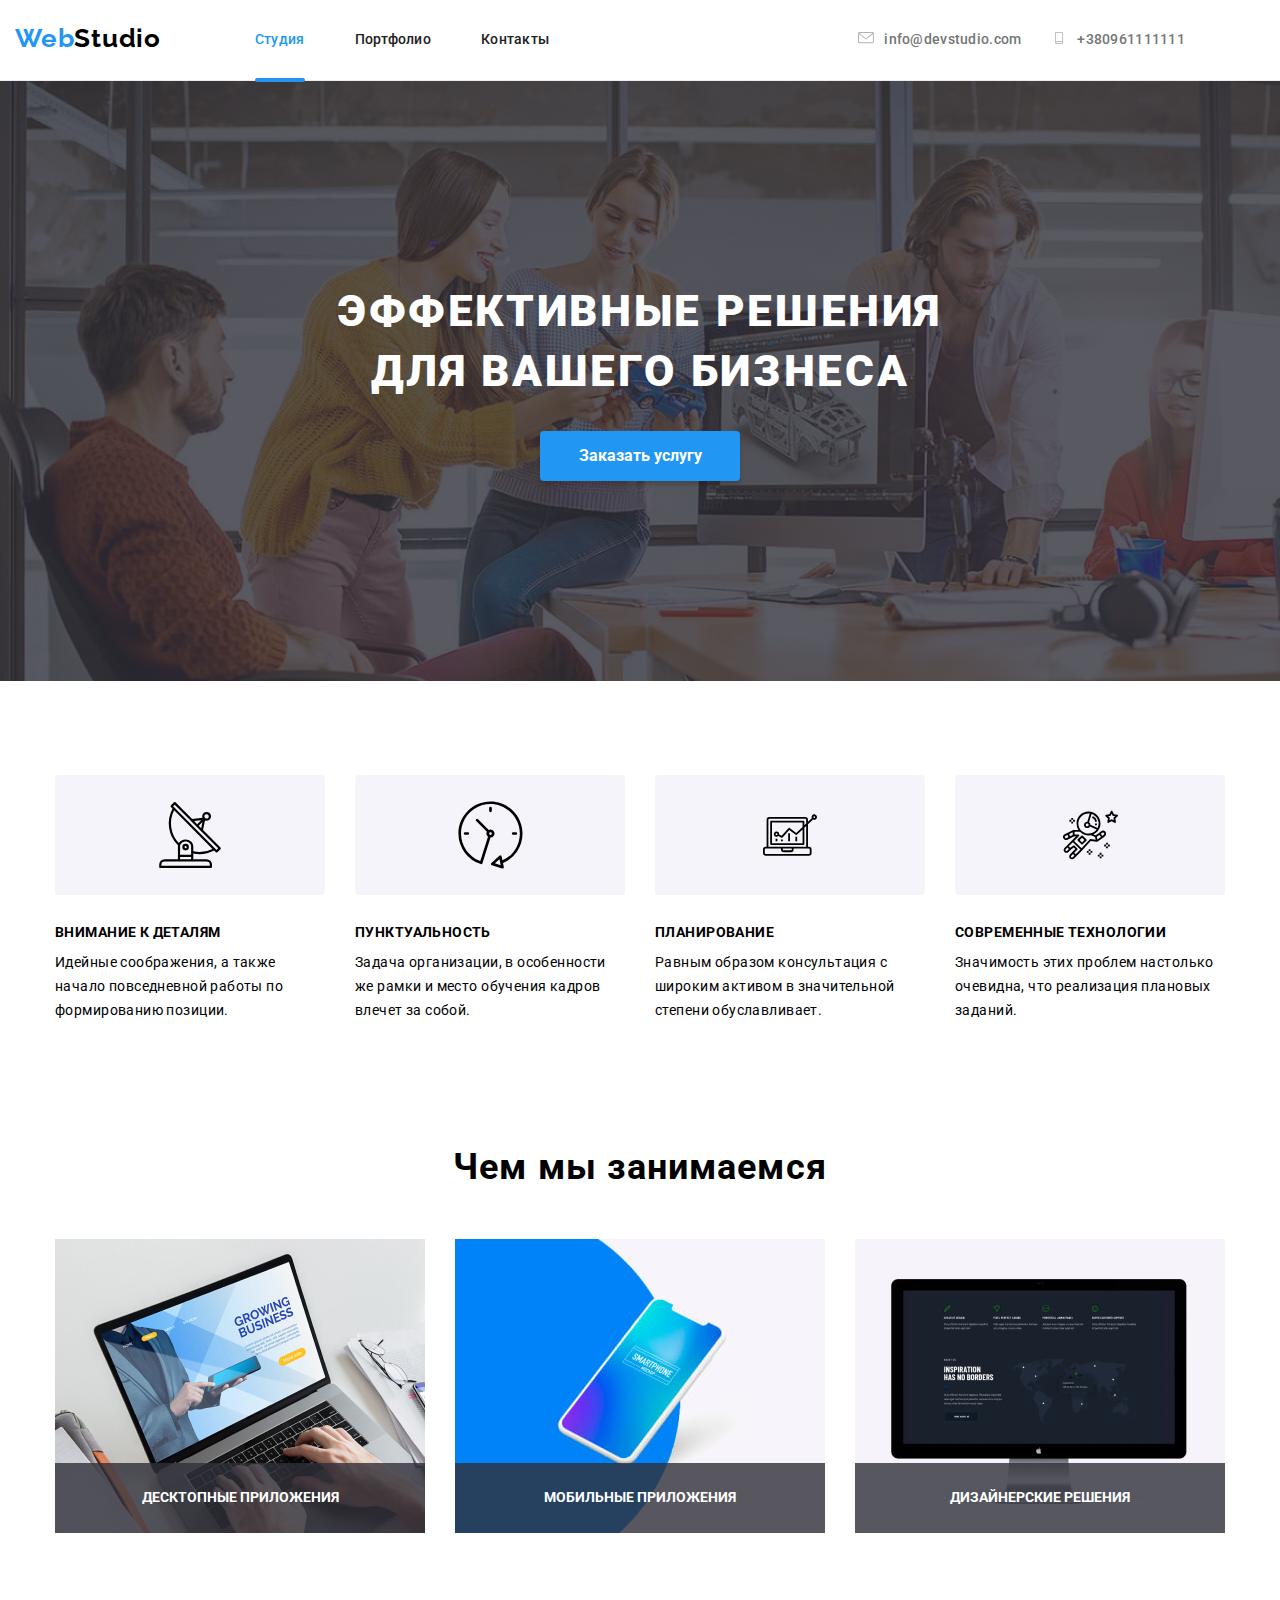
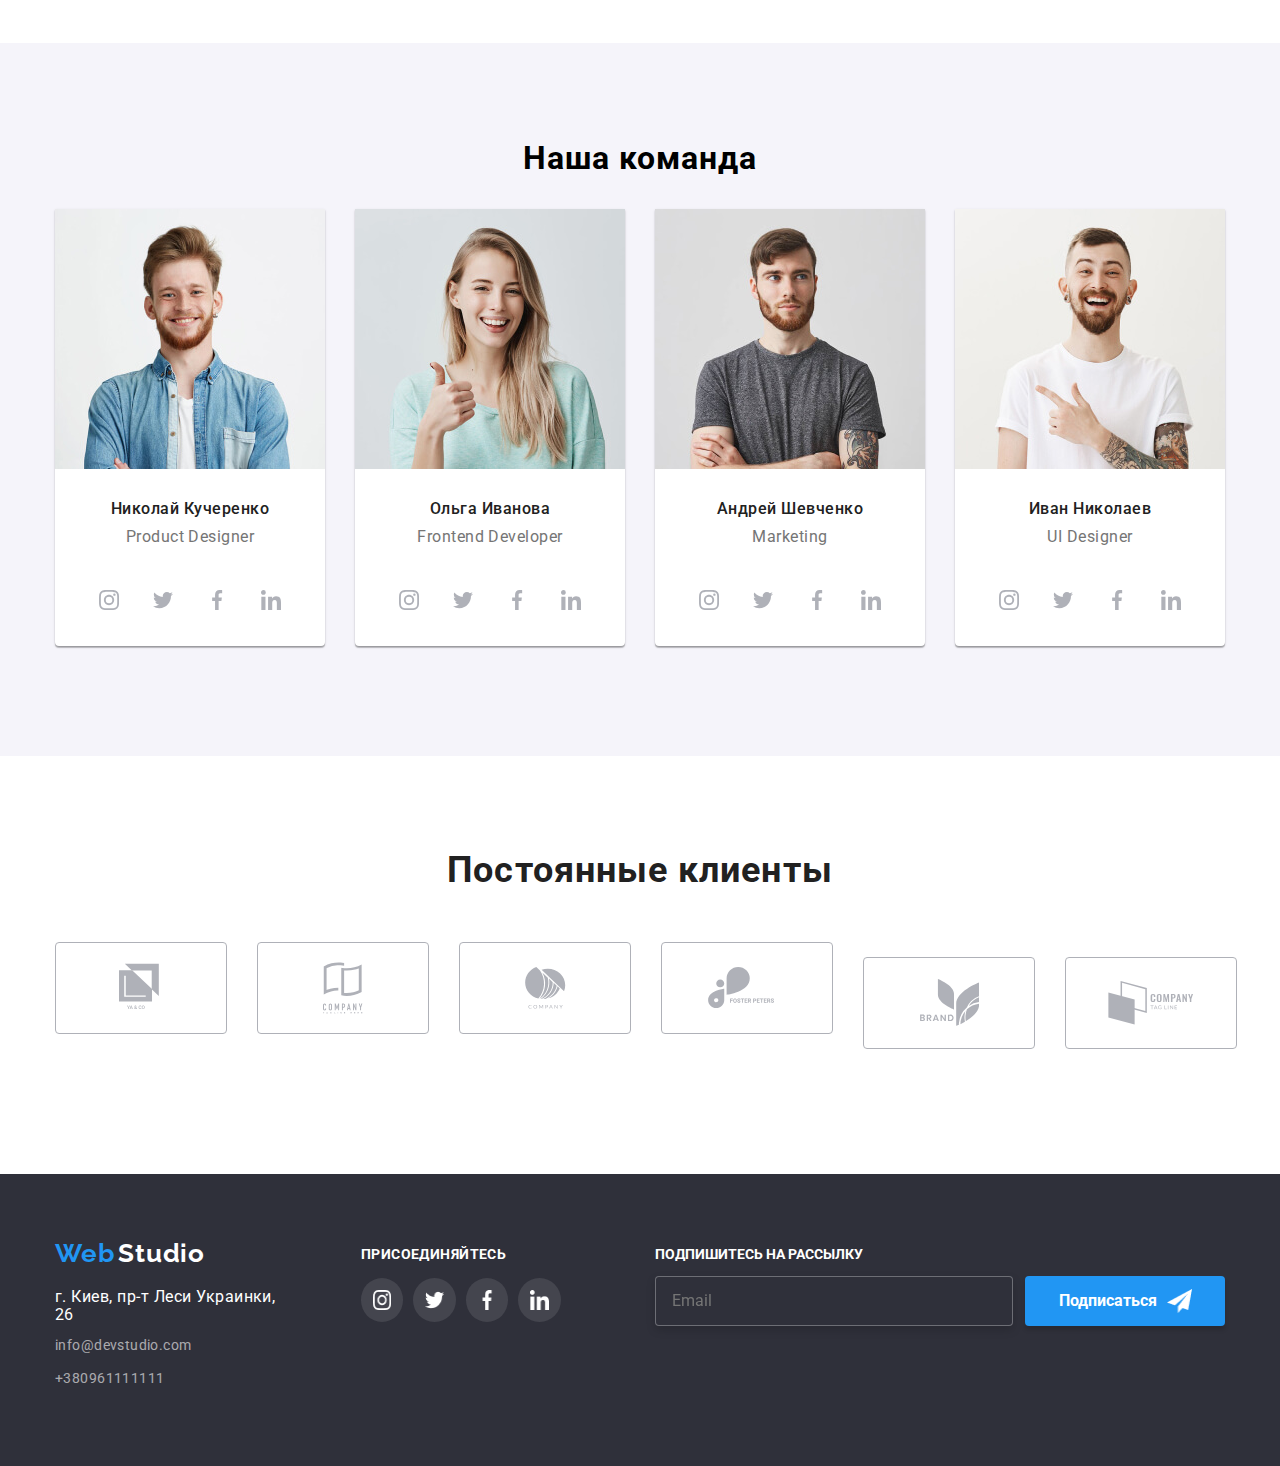
<file: index.html>
<!DOCTYPE html>
<html lang="ru">
    <!---то, что отображается в имени вкладки-->
<head>
    <meta charset="UTF-8">
    <meta name="viewport" content="width=device-width, initial-scale=1.0">
    <title>Document</title>
    <link href="https://fonts.googleapis.com/css2?family=Raleway:wght@700&family=Roboto:wght@400;500;700;900&display=swap" rel="stylesheet">
    <link rel="stylesheet" href="./css/main.min.css">
    
</head>

<body>

    <!---шапкa-->
    
    <header class="header">
        <div class="container mobile-container">
                    <a href="#" class="logo-link"> <Span class="first-part-of-logo">Web</Span><span class="second-part-of-logo">Studio</span> </a>
                    <button  type="button" class="mobile-btn is-open" aria-expanded="false" aria-controls="wrapper-header" data-menu-button>
                        <svg class="mobile-pic" width=18 height=18> 
                            <use class="mobile-menu" href="./sprite-modal.svg#icon-mobile-menu"></use>
                            <use class="mobile-close" href="./sprite-modal.svg#icon-mobile-close"></use>
                        </svg>
                    </button>
                    <div class="wrapper-header"  data-menu>
                            <nav class="navigation-pannel">
                                <ul class="navigation-items ">
                                    <li  class="navigation "> <a href="./index.html" class="link current">Студия</a></li>
                                    <li class="navigation "> <a href="./portfolio.html" class="link ">Портфолио</a></li>
                                    <li class="navigation "> <a href="#" class="link " >Контакты</a></li>
                                </ul>
                            </nav>
                            <div class="contact-info flex-container">
                                    <a href="mailto:info@devstudio.com" class="contact"><svg class="header-svg" width=16 height=12> <use href="./sprite.svg#icon-header-envelope"></use>  </svg>info@devstudio.com</a>
                                    <a href="tel:+380961111111" class="contact"><svg class="header-svg" width=16 height=12> <use href="./sprite.svg#icon-header-phone"></use></svg>+380961111111</a>
                            </div>
                    </div>
                    
            
        </div>
</header>

<main>
<!---hero-->

    <section class="hero-section">
        <div class="container">
            <h1 class="hero-section-header">Эффективные решения для  Вашего бизнеса</h1>
            <!-- <div class="hero-section-button" data-modal-open>Заказать услугу</div> -->
            <button class="hero-section-button" data-modal-open>Заказать услугу</button>
            <div class="backdrop is-hidden" data-modal>
                <div class="modal" >
                    <h3 class="modal-header">Оставьте свои данные, мы вам перезвоним</h3>
                <form class="modal-form">
                    <button type="reset" class="modal-svg-close" data-modal-close>  <svg  width=11 height=11 ><use href="./sprite-modal.svg#icon-modal-close"></use></svg></button>
                   

                    <div class="modal-section">
                        <input type="text"  name="name" id="name" class="input" placeholder=" " required >
                        <label for="name" class="modal-name"> Имя</label>
                        <svg class="modal-svg" width=12 height=20 ><use href="./sprite-modal.svg#icon-modal-1"></use></svg>
                    </div>
                    
                    <div class="modal-section">
                        <input type="tel"  name="phone" id="phone" class="input" placeholder=" " required>
                        <label for="phone" class="modal-name"> Телефон</label>
                        <svg class="modal-svg" width=13 height=20><use href="./sprite-modal.svg#icon-modal-2"></use></svg>
                    </div>
                    
                    <div class="modal-section">
                        <input type="email"  name="email" id="email" class="input" placeholder=" " required>
                        <label for="email" class="modal-name" > Почта</label>
                        <svg class="modal-svg" width=15 height=20><use href="./sprite-modal.svg#icon-modal-3"></use></svg>
                    </div>
                    
                    <label for="textarea"></label>
                    <textarea name="textarea" id="textarea"  class="textarea" placeholder="Коментарий" class="textarea" required></textarea>
                    
                    
                    
                       <label class="agreement" > 
                        <input type="checkbox" name="checkbox" class="checkbox" required>
                        <span class="check-field"> <svg  width=15 height=15><use href="./sprite-modal.svg#icon-modal-4"></use></svg></span>
                       <p> Соглашаюсь с рассылкой и принимаю <a href="#" class="agreement-link">Условия договора</a></p>
                    </label> 
                
                    
                    <button type="submit" class="hero-section-button-modal"  >Отправить</button>
                </form>
    
                <!-- <button class="hero-section-button-modal" data-modal-close>Отправить</button> -->
                    
                </div>
            </div>
        </div>


    </section>

<section class="our-benefits">
    <div class="container">
            <!---Этот заголовок нужно будет скрыть позднее-->
                <h2 class="to-hide">Наши преимущества</h2>
            <!---Этот заголовок нужно будет скрыть позднее-->
        <ul class="flex-container our-benefits-list">
            <Li class="our-benefits-item">
                <div class="benefits-svg"><svg  width=66 height=70> <use href="./sprite.svg#icon-benefit1"></use></svg></div>
                <h3  class="our-benefits-header">Внимание к деталям</h3>
                <p  class="our-benefits-description">Идейные соображения, а также начало повседневной работы по формированию позиции.</p>
            </Li>
                
            <Li class="our-benefits-item">
                <div class="benefits-svg"><svg  width=67 height=70> <use href="./sprite.svg#icon-benefit2"></use></svg></div>
                
                <h3 class="our-benefits-header">Пунктуальность</h3>
                <p class="our-benefits-description">Задача организации, в особенности же рамки и место обучения кадров влечет за собой.</p>
            </Li>

            <Li class="our-benefits-item">
                <div class="benefits-svg"><svg  width=70 height=54> <use href="./sprite.svg#icon-benefit3"></use></svg></div>
                
                <h3 class="our-benefits-header">Планирование</h3>
                <p class="our-benefits-description">Равным образом консультация с широким активом в значительной степени обуславливает.</p>
            </Li>
            <Li class="our-benefits-item">
                <div class="benefits-svg"> <svg  width=55 height=60> <use href="./sprite.svg#icon-benefit4"></use></svg></div>
               
                <h3 class="our-benefits-header">Современные технологии</h3>
                <p class="our-benefits-description">Значимость этих проблем настолько очевидна, что реализация плановых заданий.</p>
            </Li>
        </ul>
    </div>

</section>

<!---Чем мы занимаемся-->


    <section class="what-we-are-doing">
        <div class="container">
            <h2 class="what-we-are-doing-header">Чем мы занимаемся</h2>
            <ul class="flex-container what-we-are-doing-example">

                <li class="what-we-are-doing-item">
                    <img class="what-we-are-doing-pic" src="./images/what-we-are-doing-pic/what-we-do-1.jpg" alt="ДЕСКТОПНЫЕ ПРИЛОЖЕНИЯ" width="370" height="294">
                    <P class="what-we-are-doing-list">ДЕСКТОПНЫЕ ПРИЛОЖЕНИЯ</P>
                </li> 

                <li  class="what-we-are-doing-item">
                    <img class="what-we-are-doing-pic" src="./images/what-we-are-doing-pic/what-we-do-2.jpg" alt="МОБИЛЬНЫЕ ПРИЛОЖЕНИЯ" width="370" height="294">
                    <P class="what-we-are-doing-list">МОБИЛЬНЫЕ ПРИЛОЖЕНИЯ</P>
                </li>

                <li class="what-we-are-doing-item">
                    <img class="what-we-are-doing-pic" src="./images/what-we-are-doing-pic/what-we-do-3.jpg" alt="ДИЗАЙНЕРСКИЕ РЕШЕНИЯ" width="370" height="294">
                    <P class="what-we-are-doing-list">ДИЗАЙНЕРСКИЕ РЕШЕНИЯ</P>
                </li> 
            </ul>
        </div>
    </section>

    <!---Наша команда-->
    
    <section class="our-team-section">
        <div class="container">
        <h2 class="our-team-section-header">Наша команда</h2>
        <ul class="flex-container our-team-list" >
            <li class="our-team-member">
                <picture>
                    <source srcset="./images/team/imgteammember1.jpg 1x, ./images/team/imgteammember1-1.jpg 2x"
                            media ="(min-width:767px)" type="image">
                    <img src="./images/team/teammember1.jpg" alt="Николай Кучеренко" width="270" height="260">
                </picture>
                
                <div class="team-frame">
                <h3 class="our-team-name">Николай Кучеренко</h3>
                <p class="our-team-position">  Product Designer</p>
                <ul class="our-team-social-links flex-container ">
                    <li><a class="team-links" href="#" aria-label="Иконка инстаграма" ><svg class="team-svg" width=20 height=20> <use href="./sprite.svg#icon-instagram-team"></use></svg> </a></li>
                    <li><a class="team-links" href="#" aria-label="Иконка твиттера" ><svg class="team-svg" width=20 height=20> <use href="./sprite.svg#icon-twitter-team"></use></svg></a></li>
                    <li><a class="team-links" href="#" aria-label="Иконка фейсбука" ><svg class="team-svg" width=20 height=20> <use href="./sprite.svg#icon-facebook-team"></use></svg></a></li>
                    <li><a class="team-links" href="#" aria-label="Иконка линкедина" ><svg class="team-svg" width=20 height=20> <use href="./sprite.svg#icon-linkedin-team"></use></svg></a></li>
                </ul>
            </div>
            </li>
            <li class="our-team-member">
                <img src="./images/team/teammember2.jpg" alt="Ольга Иванова" width="270" height="260">
                <h3 class="our-team-name">Ольга Иванова</h3>
                <p class="our-team-position">  Frontend Developer</p>
                <ul class="our-team-social-links  flex-container">
                    <li><a class="team-links" href="#" aria-label="Иконка инстаграма" class=team-links><svg class="team-svg" width=20 height=20> <use href="./sprite.svg#icon-instagram-team"></use></svg> </a></li>
                    <li><a class="team-links" href="#" aria-label="Иконка твиттера" class=team-links><svg class="team-svg" width=20 height=20> <use href="./sprite.svg#icon-twitter-team"></use></svg></a></li>
                    <li><a class="team-links" href="#" aria-label="Иконка фейсбука" class=team-links><svg class="team-svg" width=20 height=20> <use href="./sprite.svg#icon-facebook-team"></use></svg></a></li>
                    <li><a class="team-links" href="#" aria-label="Иконка линкедина" class=team-links><svg class="team-svg" width=20 height=20> <use href="./sprite.svg#icon-linkedin-team"></use></svg></a></li>
                </ul>
                
            </li>
            <li class="our-team-member">
                <img src="./images/team/teammember3.jpg" alt="Андрей Шевченко" width="270" height="260">
                <h3 class="our-team-name">Андрей Шевченко</h3>
                <p class="our-team-position">  Marketing</p>
                <ul class="our-team-social-links  flex-container">
                    <li><a class="team-links" href="#" aria-label="Иконка инстаграма" ><svg class="team-svg" width=20 height=20> <use href="./sprite.svg#icon-instagram-team"></use></svg> </a></li>
                    <li><a class="team-links" href="#" aria-label="Иконка твиттера" ><svg class="team-svg" width=20 height=20> <use href="./sprite.svg#icon-twitter-team"></use></svg></a></li>
                    <li><a class="team-links" href="#" aria-label="Иконка фейсбука" ><svg class="team-svg" width=20 height=20> <use href="./sprite.svg#icon-facebook-team"></use></svg></a></li>
                    <li><a class="team-links" href="#" aria-label="Иконка линкедина" ><svg class="team-svg" width=20 height=20> <use href="./sprite.svg#icon-linkedin-team"></use></svg></a></li>
                </ul>
            </li>
            <li class="our-team-member "><img src="./images/team/teammember4.jpg" alt="Иван Николаев" width="270" height="260">
                <h3 class="our-team-name">Иван Николаев</h3>
                <p class="our-team-position">  UI Designer</p>
                <ul class="our-team-social-links flex-container">
                    <li><a class="team-links" href="#" aria-label="Иконка инстаграма" ><svg class="team-svg" width=20 height=20> <use href="./sprite.svg#icon-instagram-team"></use></svg> </a></li>
                    <li><a class="team-links" href="#" aria-label="Иконка твиттера" ><svg class="team-svg" width=20 height=20> <use href="./sprite.svg#icon-twitter-team"></use></svg></a></li>
                    <li><a class="team-links" href="#" aria-label="Иконка фейсбука" ><svg class="team-svg" width=20 height=20> <use href="./sprite.svg#icon-facebook-team"></use></svg></a></li>
                    <li><a class="team-links" href="#" aria-label="Иконка линкедина" ><svg class="team-svg" width=20 height=20> <use href="./sprite.svg#icon-linkedin-team"></use></svg></a></li>
                </ul>
            </li>
        </ul>
    </div>
    </section>
    

<!---добавить логотипы партнеров через css-->
            <section class="our-clients-section">
                <div class="container">
                <h2 class="our-clients-header">Постоянные клиенты</h2>
                <ul class="our-clients-list flex-container">
                    <li class="client-picture">  
                        <a href="#"  class="client-link"><svg class="client-svg" width=44 height=50> <use href="./sprite.svg#icon-Client1"></use></svg></a>
                    </li>
                    <li class="client-picture">
                        <a href="#" class="client-link"><svg class="client-svg" width=40 height=52> <use href="./sprite.svg#icon-Client2"></use></svg></a>
                    </li>
                    <li class="client-picture">
                        <a href="#" class="client-link"><svg class="client-svg" width=41 height=42> <use href="./sprite.svg#icon-Client3"></use></svg></a>
                    </li>
                    <li class="client-picture"> 
                        <a href="#"  class="client-link"><svg class="client-svg" width=79 height=42> <use href="./sprite.svg#icon-Client4"></use></svg></a>
                    </li>
                    <li class="client-picture">  
                        <a href="#" class="client-link"><svg class="client-svg" width=59 height=47> <use href="./sprite.svg#icon-Client5"></use></svg></a>
                    </li>
                    <li class="client-picture">
                        <a href="#" class="client-link"> <svg class="client-svg" width=88 height=44> <use href="./sprite.svg#icon-Client6"></use></svg></a>
                    </li>
                </ul>
                </div>
            </section>
    
</main>
<footer class="footer">
    <div class="container ">
        
        <div class="footer-first-part">
            <a href="#"> <Span class="first-part-of-logo">Web</Span>     <span class="second-part-of-logo">Studio</span></a> 
            <ul class="footer-items">
                <li>
                    <address><a href="https://goo.gl/maps/x4Y2dLEXptk87ys2A" target="blank" class="footer-address">г. Киев, пр-т Леси Украинки, 26</a></address>
                </li>
                <Li class="footer-contacts">   
                    <a href="mailto:info@devstudio.com" class="footer-contact">info@devstudio.com</a>
                    <a href="tel:+380961111111" class="footer-contact">+380961111111</a>
                </li>
            </ul>
        </div>
   
            <div class="join-us-link">
                <h2 class="join-us-header">Присоединяйтесь</h2>
                <ul class="join-us">
                     <li class="footer-link"><a class="footer-social" href="#" aria-label="Иконка инстаграма" > <img src="./images/footer-pic/instagram-footer.png" alt="Иконка инстаграма" height="20" width="20"></a></li>
                     <li class="footer-link"><a class="footer-social" href="#" aria-label="Иконка твиттера" > <img src="./images/footer-pic/twitter-footer.png" alt="Иконка твиттера" height="20" width="20"></a></li>
                     <li class="footer-link"><a class="footer-social" href="#" aria-label="Иконка фейсбука" > <img src="./images//footer-pic/facebook-footer.png" alt=" Иконка фейсбука" height="20" width="20"></a></li>
                     <li class="footer-link"><a class="footer-social" href="#" aria-label="Иконка линкедина" > <img src="./images/footer-pic/linkedin-footer.png" alt="Иконка линкедина" height="20" width="20"></a></li>
                </ul>
            </div>

            <form class="footer-modal-form">
                <h3 class="footer-modal-headder">Подпишитесь на рассылку</h3>
               <div class="footer-modal">
                   <label for="email"></label>
                <input  type="email"  name="email" id="email" placeholder="Email" class="input-footer">
                <button class="footer-button-modal" >Подписаться <img class="footer-icon" src="./images/footer-pic/footer-icon.png" alt="Подписаться" width="25" height="24"></button></div>
                
            </form>
        </div>

        
</footer>

<script src="./js/mobile.js"></script>
<script src="./js/modal.js"></script>

    
</body>
</html>
</file>
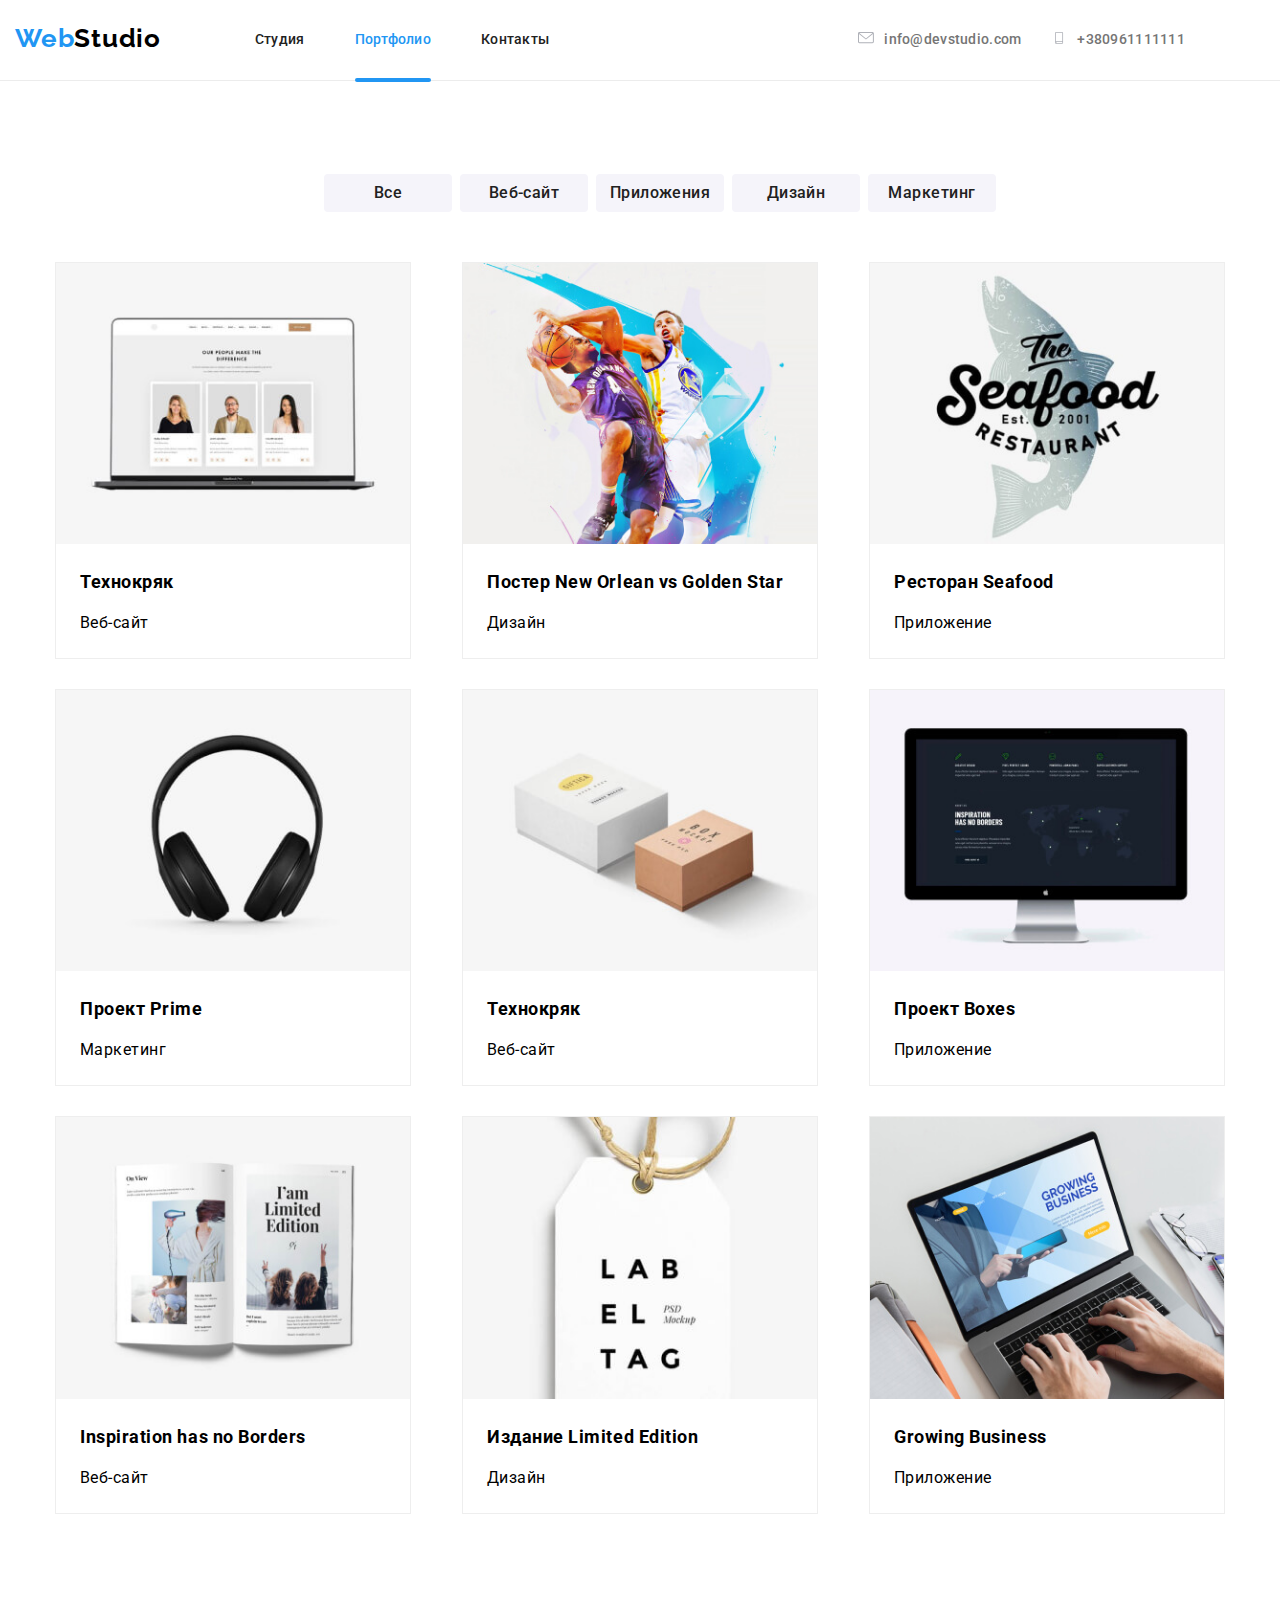
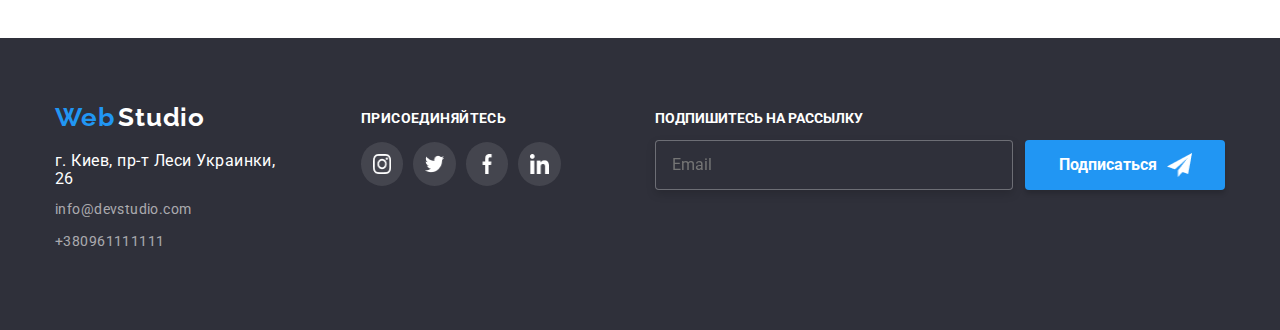
<file: portfolio.html>
<!DOCTYPE html>
<html lang="ru">
<head>
    <meta charset="UTF-8">
    <meta name="viewport" content="width=device-width, initial-scale=1.0">
    <title>Document</title>
    <link href="https://fonts.googleapis.com/css2?family=Raleway:wght@700&family=Roboto:wght@400;500;700;900&display=swap" rel="stylesheet">
    <link rel="stylesheet" href="./css/main.min.css">
</head>
<body>
            <!---шапкa-->
            <header class="header">
                <div class="container mobile-container">
                            <a href="#" class="logo-link"> <Span class="first-part-of-logo">Web</Span><span class="second-part-of-logo">Studio</span> </a>
                            <button  type="button" class="mobile-btn is-open" aria-expanded="false" aria-controls="wrapper-header" data-menu-button>
                                <svg class="mobile-pic" width=18 height=18> 
                                    <use class="mobile-menu" href="./sprite-modal.svg#icon-mobile-menu"></use>
                                    <use class="mobile-close" href="./sprite-modal.svg#icon-mobile-close"></use>
                                </svg>
                            </button>
                            <div class="wrapper-header"  data-menu>
                                    <nav class="navigation-pannel">
                                        <ul class="navigation-items ">
                                            <li  class="navigation "> <a href="./index.html" class="link ">Студия</a></li>
                                            <li class="navigation "> <a href="./portfolio.html" class="link current">Портфолио</a></li>
                                            <li class="navigation "> <a href="#" class="link " >Контакты</a></li>
                                        </ul>
                                    </nav>
                                    <div class="contact-info flex-container">
                                            <a href="mailto:info@devstudio.com" class="contact"><svg class="header-svg" width=16 height=12> <use href="./sprite.svg#icon-header-envelope"></use>  </svg>info@devstudio.com</a>
                                            <a href="tel:+380961111111" class="contact"><svg class="header-svg" width=16 height=12> <use href="./sprite.svg#icon-header-phone"></use></svg>+380961111111</a>
                                    </div>
                            </div>
                            
                    
                </div>
        </header>
    
        <main>
            <!--секция кнопок-->
            <section class="filter-buttons">
                <div class="container">
                <h1 hidden>gallery</h1>
                <ul class="gallery-items">
                    <li class="button-portfolio"><a href="#" class="btn-list">Все</a></li>
                    <li class="button-portfolio"><a href="#" class="btn-list">Веб-сайт</a></li>
                    <li class="button-portfolio"><a href="#" class="btn-list">Приложения</a></li>
                    <li class="button-portfolio"><a href="#" class="btn-list">Дизайн</a></li>
                    <li class="button-portfolio"><a href="#" class="btn-list">Маркетинг</a></li>  
                </ul>
            </div>
            </section>
            <!--работы портфолио-->
            <section class=" portfolio">
                <div class="container">
                    <ul class="portfolio-list">
                        <li class="portfolio-item"> 
                            <div class="product-thumb">
                                <img class="portfolio-pic" src="./images/portfolio-pic/portfolio1.jpg" alt="пример работы 1">
                                <p class="overlay">Технокряк это современная площадка распространения коронавируса. Компании используют эту платформу для цифрового шпионажа и атак на защищённые сервера конкурентов.</p>
                            </div>
                            
                            <h2 class="portfolio-list-header"> Технокряк</h2>
                            <p class="portfolio-list-description">Веб-сайт</p>
                            
                        </li>
                        <li class="portfolio-item"> 
                            <div class="product-thumb">
                                <img class="portfolio-pic" src="./images/portfolio-pic/portfolio2.jpg" alt="пример работы 1">
                                <p class="overlay">Технокряк это современная площадка распространения коронавируса. Компании используют эту платформу для цифрового шпионажа и атак на защищённые сервера конкурентов.</p>
                            </div>
                            
                            <h2 class="portfolio-list-header"> Постер New Orlean vs Golden Star</h2>
                            <p class="portfolio-list-description">Дизайн</p>
                            
                        </li>
                        <li class="portfolio-item"> 
                            <div class="product-thumb">
                                <img class="portfolio-pic" src="./images/portfolio-pic/portfolio3.jpg" alt="пример работы 1">
                                <p class="overlay">Технокряк это современная площадка распространения коронавируса. Компании используют эту платформу для цифрового шпионажа и атак на защищённые сервера конкурентов.</p>
                            </div>
                            
                            <h2 class="portfolio-list-header"> Ресторан Seafood</h2>
                            <p class="portfolio-list-description">Приложение</p>
                            
                        </li>
                        <li class="portfolio-item"> 
                            <div class="product-thumb">
                                <img class="portfolio-pic" src="./images/portfolio-pic/portfolio4.jpg" alt="пример работы 1">
                                <p class="overlay">Технокряк это современная площадка распространения коронавируса. Компании используют эту платформу для цифрового шпионажа и атак на защищённые сервера конкурентов.</p>
                            </div>
                            
                            <h2 class="portfolio-list-header"> Проект Prime</h2>
                            <p class="portfolio-list-description">Маркетинг</p>
                            
                        </li>
                        <li class="portfolio-item"> 
                            <div class="product-thumb">
                                <img class="portfolio-pic" src="./images/portfolio-pic/portfolio5.jpg" alt="пример работы 1">
                                <p class="overlay">Технокряк это современная площадка распространения коронавируса. Компании используют эту платформу для цифрового шпионажа и атак на защищённые сервера конкурентов.</p>
                            </div>
                            
                            <h2 class="portfolio-list-header"> Технокряк</h2>
                            <p class="portfolio-list-description">Веб-сайт</p>
                            
                        </li>
                        <li class="portfolio-item"> 
                            <div class="product-thumb">
                                <img class="portfolio-pic" src="./images/portfolio-pic/portfolio6.jpg" alt="пример работы 1">
                                <p class="overlay">Технокряк это современная площадка распространения коронавируса. Компании используют эту платформу для цифрового шпионажа и атак на защищённые сервера конкурентов.</p>
                            </div>
                            
                            <h2 class="portfolio-list-header"> Проект Boxes</h2>
                            <p class="portfolio-list-description">Приложение</p>
                            
                        </li>
                        <li class="portfolio-item"> 
                            <div class="product-thumb">
                                <img class="portfolio-pic" src="./images/portfolio-pic/portfolio7.jpg" alt="пример работы 1">
                                <p class="overlay">Технокряк это современная площадка распространения коронавируса. Компании используют эту платформу для цифрового шпионажа и атак на защищённые сервера конкурентов.</p>
                            </div>
                            
                            <h2 class="portfolio-list-header"> Inspiration has no Borders</h2>
                            <p class="portfolio-list-description">Веб-сайт</p>
                            
                        </li>
                        <li class="portfolio-item"> 
                            <div class="product-thumb">
                                <img class="portfolio-pic" src="./images/portfolio-pic/portfolio8.jpg" alt="пример работы 1">
                                <p class="overlay">Технокряк это современная площадка распространения коронавируса. Компании используют эту платформу для цифрового шпионажа и атак на защищённые сервера конкурентов.</p>
                            </div>
                            
                            <h2 class="portfolio-list-header"> Издание Limited Edition</h2>
                            <p class="portfolio-list-description">Дизайн</p>
                            
                        </li>
                        <li class="portfolio-item"> 
                            <div class="product-thumb">
                                <img class="portfolio-pic" src="./images/portfolio-pic/portfolio9.jpg" alt="пример работы 1">
                                <p class="overlay">Технокряк это современная площадка распространения коронавируса. Компании используют эту платформу для цифрового шпионажа и атак на защищённые сервера конкурентов.</p>
                            </div>
                            
                            <h2 class="portfolio-list-header"> Growing Business</h2>
                            <p class="portfolio-list-description">Приложение</p>
                            
                        </li>
                    </ul>
                </div>    
            </section>
            
        </main>
        <footer class="footer">
            <div class="container ">
                <div class="footer-first-part">
                    <a href="#"> <Span class="first-part-of-logo">Web</Span>     <span class="second-part-of-logo">Studio</span></a> 
                    <ul class="footer-items">
                        <li>
                            <address><a href="https://goo.gl/maps/x4Y2dLEXptk87ys2A" target="blank" class="footer-address">г. Киев, пр-т Леси Украинки, 26</a></address>
                        </li>
                        <Li class="footer-contacts">   
                            <a href="mailto:info@devstudio.com" class="footer-contact">info@devstudio.com</a>
                            <a href="tel:+380961111111" class="footer-contact">+380961111111</a>
                        </li>
                    </ul>
                </div>
           
                    <div class="join-us-link">
                        <h2 class="join-us-header">Присоединяйтесь</h2>
                        <ul class="join-us">
                             <li class="footer-link"><a class="footer-social" href="#" aria-label="Иконка инстаграма" > <img src="./images/footer-pic/instagram-footer.png" alt="Иконка инстаграма" height="20" width="20"></a></li>
                             <li class="footer-link"><a class="footer-social" href="#" aria-label="Иконка твиттера" > <img src="./images/footer-pic/twitter-footer.png" alt="Иконка твиттера" height="20" width="20"></a></li>
                             <li class="footer-link"><a class="footer-social" href="#" aria-label="Иконка фейсбука" > <img src="./images//footer-pic/facebook-footer.png" alt=" Иконка фейсбука" height="20" width="20"></a></li>
                             <li class="footer-link"><a class="footer-social" href="#" aria-label="Иконка линкедина" > <img src="./images/footer-pic/linkedin-footer.png" alt="Иконка линкедина" height="20" width="20"></a></li>
                        </ul>
                    </div>
        
                    <form class="footer-modal-form">
                        <h3 class="footer-modal-headder">Подпишитесь на рассылку</h3>
                       <div class="footer-modal">
                           <label for="email"></label>
                        <input  type="email"  name="email" id="email" placeholder="Email" class="input-footer">
                        <button class="footer-button-modal" >Подписаться <img class="footer-icon" src="./images/footer-pic/footer-icon.png" alt="Подписаться" width="25" height="24"></button></div>
                        
                    </form>
                </div>
        
                
        </footer>
    
        <script src="./js/mobile.js"></script>

</body>
</html>
</file>
<file: css/main.min.css>
/*! normalize.css v8.0.1 | MIT License | github.com/necolas/normalize.css */html{line-height:1.15;-webkit-text-size-adjust:100%}body{margin:0}main{display:block}h1{font-size:2em;margin:0.67em 0}hr{box-sizing:content-box;height:0;overflow:visible}pre{font-family:monospace, monospace;font-size:1em}a{background-color:transparent}abbr[title]{border-bottom:none;text-decoration:underline;text-decoration:underline dotted}b,strong{font-weight:bolder}code,kbd,samp{font-family:monospace, monospace;font-size:1em}small{font-size:80%}sub,sup{font-size:75%;line-height:0;position:relative;vertical-align:baseline}sub{bottom:-0.25em}sup{top:-0.5em}img{border-style:none}button,input,optgroup,select,textarea{font-family:inherit;font-size:100%;line-height:1.15;margin:0}button,input{overflow:visible}button,select{text-transform:none}button,[type="button"],[type="reset"],[type="submit"]{-webkit-appearance:button}button::-moz-focus-inner,[type="button"]::-moz-focus-inner,[type="reset"]::-moz-focus-inner,[type="submit"]::-moz-focus-inner{border-style:none;padding:0}button:-moz-focusring,[type="button"]:-moz-focusring,[type="reset"]:-moz-focusring,[type="submit"]:-moz-focusring{outline:1px dotted ButtonText}fieldset{padding:0.35em 0.75em 0.625em}legend{box-sizing:border-box;color:inherit;display:table;max-width:100%;padding:0;white-space:normal}progress{vertical-align:baseline}textarea{overflow:auto}[type="checkbox"],[type="radio"]{box-sizing:border-box;padding:0}[type="number"]::-webkit-inner-spin-button,[type="number"]::-webkit-outer-spin-button{height:auto}[type="search"]{-webkit-appearance:textfield;outline-offset:-2px}[type="search"]::-webkit-search-decoration{-webkit-appearance:none}::-webkit-file-upload-button{-webkit-appearance:button;font:inherit}details{display:block}summary{display:list-item}template{display:none}[hidden]{display:none}html{box-sizing:border-box}* *::before,*::after{box-sizing:inherit;margin:0px;padding:0px}body{font-family:'Roboto', sans-serif;background-color:#fff}img{display:block;max-width:100%;display:block}.container{padding-left:15px;padding-right:15px;margin:0 auto;box-sizing:border-box}@media screen and (min-width: 480px){.container{width:480px}}@media screen and (min-width: 768px){.container{width:768px}}@media screen and (min-width: 1200px){.container{width:1200px}}.logo-link{padding-top:19px;padding-bottom:25px}@media screen and (min-width: 1200px){.logo-link{margin-right:85px}}.first-part-of-logo{font-family:Raleway;font-style:normal;font-weight:bold;font-size:26px;line-height:1.47;color:#2196F3;letter-spacing:0.03em}.second-part-of-logo{font-family:Raleway;font-style:normal;font-weight:bold;font-size:26px;line-height:1.47px;color:black;letter-spacing:0.03em}.header{text-decoration:none;position:relative;border-bottom:1px solid #ECECEC;height:60px}.header a{text-decoration:none}@media screen and (min-width: 768px){.header{height:80px}}.header a{text-decoration:none;font-weight:500;font-size:14px;line-height:1.14;letter-spacing:0.02em}@media screen and (min-width: 1200px){.header .flex-container{display:inline-flex;align-content:baseline}}@media screen and (max-width: 767px){.header{position:relative}.header .wrapper-header{position:absolute;top:100%;width:100%;left:0;height:393px;background-color:white;display:none;border-top:1px solid #ECECEC;z-index:3}.header .wrapper-header.is-open{display:block}}@media screen and (min-width: 768px){.wrapper-header{display:flex;align-items:center;justify-content:space-between}}@media screen and (min-width: 1200px){.wrapper-header{display:block}}@media screen and (max-width: 767px){.mobile-btn{background:transparent;border-color:transparent;padding:0;margin:0}.mobile-btn:hover .mobile-btn:focus{fill:#2196F3}}@media screen and (min-width: 768px){.mobile-btn{display:none}}@media screen and (max-width: 767px){.mobile-container{display:flex;justify-content:space-between}.mobile-btn .mobile-menu{display:none}.mobile-btn.is-open .mobile-menu{display:block}.mobile-btn.is-open .mobile-close{display:none}}@media screen and (max-width: 767px){.navigation-pannel{text-align:center}}@media screen and (min-width: 1200px){.navigation-pannel{display:inline-flex}}@media screen and (min-width: 768px){.mobile-container{display:inline-flex;justify-content:space-between}}.navigation-items{list-style-type:none;padding-left:0;margin-top:0;margin-bottom:0}@media screen and (min-width: 768px){.navigation-items{display:flex}}.portfolio-header{border-bottom:1px solid #ECECEC}@media screen and (min-width: 1200px){.navigation-items :not(:last-child){margin-right:50px}}.navigation-items .link{display:block;padding-top:32px;padding-bottom:32px}@media screen and (max-width: 767px){.navigation-items .link{display:inline;padding-top:10px;padding-bottom:10px}}@media screen and (max-width: 767px){.navigation{margin-bottom:60px;margin-top:60px}.navigation:not(:last-child){margin-bottom:40px}}@media screen and (min-width: 768px){.navigation{margin-right:50px}.navigation:last-child{margin-right:0}}.navigation .link:hover,.navigation .link:focus{color:#2196F3;transition:250ms cubic-bezier(0.4, 0, 0.2, 1)}.navigation .current{position:relative;color:#2196F3}.navigation .current::after{position:absolute;display:block;width:100%;height:4px;background-color:#2196F3;border-radius:2px;content:"";margin-bottom:0;margin-top:30px}@media screen and (max-width: 767px){.navigation .current::after{left:0;margin-top:8px}}@media screen and (min-width: 1200px){.navigation-items{display:flex}}.navigation-items a{color:#212121}@media screen and (max-width: 767px){.contact-info{display:flex;flex-direction:column;align-items:center}}@media screen and (min-width: 768px){.contact-info{display:flex;flex-direction:column;margin-left:84px}}@media screen and (min-width: 1200px){.contact-info{flex-direction:row;padding-left:305px;margin-left:0}}.contact-info a{color:#757575}@media screen and (min-width: 768px){.contact-info a{margin-bottom:10px}.contact-info a:last-child{margin-bottom:0}}@media screen and (max-width: 767px){.contact-info a:not(:last-child){margin-bottom:16px}}@media screen and (min-width: 1200px){.contact-info .contact{margin-right:30px;padding-top:32px;padding-bottom:32px}.contact-info .contact:last-child{margin-right:0px}}.header-svg{fill:#AFB1B8;margin-right:10px}.contact-info :hover,.contact-info :focus{color:#2196F3;transition:250ms cubic-bezier(0.4, 0, 0.2, 1)}.contact-info :hover .header-svg,.contact-info :hover .header-svg,.contact-info :focus .header-svg,.contact-info :focus .header-svg{fill:#2196F3;transition:250ms cubic-bezier(0.4, 0, 0.2, 1)}.hero-section{height:400px;background-image:linear-gradient(rgba(47,48,58,0.8), rgba(47,48,58,0.8)),url("../images/hero-section-pic/hero.jpg");background-color:blue}@media screen and (min-width: 1200px){.hero-section{box-sizing:border-box;height:600px;padding-bottom:200px;padding-top:200px}}.hero-section .container{display:flex;flex-direction:column;align-items:center}.hero-section-header{font-family:Roboto;font-style:normal;font-weight:900;line-height:60px;text-align:center;letter-spacing:0.06em;text-transform:uppercase;color:#ffffff;font-size:26px}@media screen and (max-width: 1199px){.hero-section-header{margin-top:118px}}@media screen and (min-width: 1200px){.hero-section-header{font-size:44px;width:696px;margin-top:0;margin-bottom:30px}}.hero-section-button{font-weight:bold;font-size:16px;line-height:1.80;background-color:#2196F3;color:#fff;height:50px;width:200px;box-shadow:0px 4px 4px rgba(0,0,0,0.15);border-radius:4px;border-width:0px;border-image:none;border-style:none;border-color:#2196F3}.hero-section-button :hover,.hero-section-button :focus{background-color:#2196F3;color:#fff;transition:250ms cubic-bezier(0.4, 0, 0.2, 1)}.to-hide{display:none}.our-benefits{padding-top:60px;padding-bottom:60px}.our-benefits li{list-style-type:none}@media screen and (min-width: 768px){.our-benefits li{flex-basis:calc((100% - 30px) / 2)}}@media screen and (min-width: 1200px){.our-benefits{padding-bottom:94px;padding-top:94px}}.benefits-svg{background-color:#F5F4FA;border-radius:4px;height:120px;display:inline-flex;justify-content:center;align-items:center;width:450px}@media screen and (max-width: 767px){.benefits-svg{max-width:100%}}@media screen and (min-width: 768px){.benefits-svg{width:324px}}@media screen and (min-width: 1200px){.benefits-svg{width:270px}}.our-benefits-header{font-weight:bold;font-size:14px;line-height:1.14;text-transform:uppercase;color:var(--header-color);letter-spacing:0.03em;margin-top:30px;margin-bottom:10px;text-align:center}@media screen and (min-width: 1200px){.our-benefits-header{text-align:left}}.our-benefits-description{font-weight:normal;font-size:14px;line-height:1.71;color:var(--subheader-color);letter-spacing:0.03em;margin-top:0px}@media screen and (min-width: 480px){.our-benefits-description{max-width:100%}}@media screen and (min-width: 1200px){.our-benefits-description{width:270px}}.our-benefits-list{padding-left:0}@media screen and (min-width: 480px){.our-benefits-list{width:100%;margin-right:0}}@media screen and (min-width: 768px){.our-benefits-list{display:flex;flex-wrap:wrap;padding-left:0;justify-content:center}}@media screen and (min-width: 1200px){.our-benefits-list{align-items:center;padding-left:0;margin-top:0;flex-wrap:nowrap}}@media screen and (min-width: 1200px){.our-benefits-list .our-benefits-item{margin-right:30px}.our-benefits-list .our-benefits-item:last-child{margin-right:0}}.what-we-are-doing{padding-bottom:94px}@media screen and (max-width: 1199px){.what-we-are-doing{display:none}}.what-we-are-doing li{list-style-type:none}@media screen and (min-width: 1200px){.what-we-are-doing .flex-container{margin-top:0px;display:flex;align-items:center;padding-left:0}}.what-we-are-doing-header{font-weight:bold;font-size:36px;line-height:1.16;letter-spacing:0.03em;margin-top:0px;margin-bottom:50px;text-align:center}.what-we-are-doing-example{justify-content:center}.what-we-are-doing-example .what-we-are-doing-item:last-child{margin-right:0px}.what-we-are-doing-example .what-we-are-doing-item{padding-left:0px;margin-right:30px}.what-we-are-doing-item{position:relative;display:flex}.what-we-are-doing-list{position:absolute;display:flex;bottom:0;background-color:rgba(47,48,58,0.8);width:370px;height:70px;margin:0px;justify-content:center;align-items:center;font-weight:bold;font-size:14px;line-height:1.14;text-transform:uppercase;color:#fff}.wrapper{background-color:#F5F4FA;display:block;width:100%}.our-team-section{background-color:#F5F4FA;background-size:100%;padding-bottom:60px;padding-top:60px;box-sizing:border-box}@media screen and (min-width: 1200px){.our-team-section{padding-bottom:94px;padding-top:94px}}.our-team-section li{list-style-type:none}.our-team-section-header{margin-top:0px;margin-bottom:50px;font-weight:bold;font-size:28px;line-height:42px;text-align:center;letter-spacing:0.03em}@media screen and (min-width: 1200px){.our-team-section-header{font-size:32px;margin-bottom:30px}}.our-team-list{padding-left:0px;margin-top:0}@media screen and (min-width: 768px){.our-team-list{display:flex;flex-wrap:wrap}}@media screen and (min-width: 1200px){.our-team-list{justify-content:space-between;flex-wrap:nowrap}}@media screen and (max-width: 767px){.our-team-list .our-team-member:not(:last-child){margin-bottom:30px}}@media screen and (min-width: 768px) and (max-width: 1199px){.our-team-member{flex-basis:calc((100% - 30px) / 2)}.our-team-member:nth-child(odd){margin-right:30px}.our-team-member:not(:nth-child(-n+2)){margin-top:30px}}.our-team-member,.our-team-position,.our-team-social-links{text-align:center}.our-team-member{background-color:#fff;box-shadow:0px 2px 1px rgba(0,0,0,0.2),0px 1px 1px rgba(0,0,0,0.14),0px 1px 3px rgba(0,0,0,0.12);border-radius:0px 0px 4px 4px}.our-team-name{font-weight:500;font-size:16px;line-height:19px;color:#212121;letter-spacing:0.03em;margin-top:30px;margin-bottom:10px}.our-team-position{font-weight:normal;font-size:16px;line-height:1.18;color:#757575;letter-spacing:0.03em;margin-top:0px;margin-bottom:16px}.our-team-social-links{padding-top:16px;padding-bottom:24px;justify-content:center;display:flex;align-items:center;padding-left:0}.our-team-social-links li{margin-right:10px}.our-team-social-links li:last-child{margin-right:0}.our-team-social-links .team-links{display:flex;background-color:#fff;border-radius:50%;width:44px;height:44px;justify-content:center;align-items:center;text-decoration:none}.our-team-social-links .team-links:hover,.our-team-social-links .team-links:focus{background-color:#2196F3;color:#fff;transition:250ms cubic-bezier(0.4, 0, 0.2, 1)}.our-team-social-links .team-links:hover .team-svg,.our-team-social-links .team-links:hover .team-svg,.our-team-social-links .team-links:focus .team-svg,.our-team-social-links .team-links:focus .team-svg{fill:#FFFFFF;transition:250ms cubic-bezier(0.4, 0, 0.2, 1)}.team-svg{fill:#AFB1B8;transition:250ms cubic-bezier(0.4, 0, 0.2, 1)}.our-clients-section{padding-bottom:60px;padding-top:60px}@media screen and (min-width: 480px){.our-clients-section{padding-top:94px;padding-bottom:94px}}.client-svg{fill:#AFB1B8}.client-link{display:flex;background-color:#fff;height:90px;border:1px solid  #AFB1B8;justify-content:center;align-items:center;border-radius:4px}@media screen and (min-width: 768px){.client-link{width:226px}}@media screen and (min-width: 1200px){.client-link{width:170px}}.client-link:hover{background-color:#fff;border:1px solid #2196F3;transition:250ms cubic-bezier(0.4, 0, 0.2, 1)}.client-link:hover .client-svg{fill:#2196F3;transition:250ms cubic-bezier(0.4, 0, 0.2, 1)}.our-clients-header{font-weight:bold;font-size:28px;line-height:1.67x;color:#212121;letter-spacing:0.03em;margin-top:0px;margin-bottom:30px;text-align:center}@media screen and (min-width: 1200px){.our-clients-header{font-size:36px;margin-bottom:50px}}.our-clients-list{display:flex;flex-wrap:wrap;padding-left:0;justify-content:space-between}@media screen and (min-width: 1200px){.our-clients-list{align-items:center;flex-wrap:nowrap}}.our-clients-list .link:hover,.our-clients-list .link:focus{color:#2196F3;transition:250ms cubic-bezier(0.4, 0, 0.2, 1)}.client-picture{margin-bottom:30px}@media screen and (max-width: 767px){.client-picture{flex-basis:calc((100% - 30px) / 2)}}.client-picture:nth-last-child(-n+2){margin-bottom:0px}@media screen and (min-width: 1200px){.client-picture{margin-right:30px}.client-picture:last-child{margin-right:0}}li{text-decoration:none;list-style-type:none}.footer{display:flex;background-color:#2F303A}.footer a{text-decoration:none}.footer .second-part-of-logo{font-family:Raleway;font-style:normal;font-weight:bold;font-size:26px;line-height:1.47px;color:#fff;letter-spacing:0.03em}.footer>.container{display:initial}@media screen and (min-width: 1200px){.footer>.container{display:flex}}.logo-link-footer{padding-top:60px;margin-bottom:20px}.footer-first-part{padding-top:60px;text-align:center}@media screen and (min-width: 1200px){.footer-first-part{padding-bottom:60px;margin-right:69px;text-align:initial}}.footer-items{text-decoration:none;list-style-type:none;letter-spacing:0.03em;padding-left:0}.footer-address{color:#fff;font-style:normal;letter-spacing:0.03em}.footer-contacts .footer-contact{display:block;padding-right:0;margin-top:9px;font-weight:normal;font-size:14px;line-height:1.7;color:rgba(255,255,255,0.6);letter-spacing:0.03em}@media screen and (max-width: 767px){.join-us-header{margin-top:60px;margin-bottom:20px}}.join-us-link>.join-us-header,.join-us{display:flex}@media screen and (max-width: 1199px){.join-us-link>.join-us-header,.join-us{justify-content:center}}.footer-part-one{margin-right:69px;padding-right:0px}.footer-social{background-color:rgba(255,255,255,0.1);border-radius:50%;padding:12px;display:flex;justify-content:center;align-items:center}.footer-social:hover{background-color:#2196F3;transition:250ms cubic-bezier(0.4, 0, 0.2, 1)}.join-us{text-decoration:none;list-style-type:none;padding-left:0}.join-us>li:not(:last-child){padding-right:10px}.join-us-header{font-weight:bold;font-size:14px;line-height:16px;letter-spacing:0.03em;text-transform:uppercase;color:#fff;letter-spacing:0.03em;margin-top:72px}.footer-modal-form{padding-left:0}@media screen and (max-width: 767px){.footer-modal-form{text-align:center}}@media screen and (min-width: 1200px){.footer-modal-form{padding-left:94px}}.input-footer{width:100%;height:50px;border:1px solid rgba(255,255,255,0.3);box-sizing:border-box;filter:drop-shadow(0px 4px 4px rgba(0,0,0,0.15));border-radius:4px;background:#2F303A;box-sizing:border-box;padding-left:16px;color:#fff;margin-bottom:20px}.input-footer:focus{outline:none}@media screen and (min-width: 768px){.input-footer{width:450px}}@media screen and (min-width: 1200px){.input-footer{width:358px;margin-bottom:0}}.footer-button-modal{font-weight:bold;font-size:16px;line-height:30px;background-color:#2196F3;color:#fff;width:200px;height:50px;box-shadow:0px 4px 4px rgba(0,0,0,0.15);border-radius:4px;border-width:0px;border-image:none;border-style:none;border-color:#2196F3;display:flex;align-items:center;justify-content:center;margin-left:12px}@media screen and (max-width: 767px){.footer-button-modal{margin:auto;margin-bottom:60px}}@media screen and (min-width: 768px){.footer-modal{display:flex;flex-direction:column;align-items:center}}@media screen and (min-width: 1200px){.footer-modal{flex-direction:row}}@media screen and (min-width: 1200px){.footer-modal:not(:first-child){display:flex}}.footer-modal-headder{font-family:Roboto;font-style:normal;font-weight:bold;font-size:14px;line-height:16px;color:#fff;text-transform:uppercase;margin-top:72px}@media screen and (max-width: 767px){.footer-modal-headder{margin-top:60px;margin-bottom:20px}}@media screen and (min-width: 768px){.footer-modal-headder{text-align:center}}@media screen and (min-width: 1200px){.footer-modal-headder{text-align:initial}}.footer-icon{margin-left:10px}.backdrop.is-hidden{opacity:0;pointer-events:none}.backdrop{position:fixed;top:0;left:0;height:100%;width:100%;background-color:rgba(0,0,0,0.2);display:flex;align-items:center;justify-content:center;z-index:100}@media screen and (max-width: 767px){.backdrop{overflow-y:scroll;overflow-x:scroll}}.modal{position:absolute;background-color:#fff;box-shadow:0px 1px 3px rgba(0,0,0,0.12),0px 1px 1px rgba(0,0,0,0.14),0px 2px 1px rgba(0,0,0,0.2);border-radius:4px}@media screen and (min-width: 1200px){.modal{min-width:528px;min-height:581px;width:auto;height:auto}}.modal-section{position:relative}.modal-name{position:absolute;top:20%;left:15%;font-family:Roboto;font-style:normal;font-weight:normal;font-size:14px;line-height:16px;color:#757575}.modal-svg{position:absolute;top:50%;left:19px;transform:translateY(-120%);margin:auto}@media screen and (min-width: 1200px){.modal-svg{left:60px}}.modal-svg-close{position:absolute;top:8px;right:8px;background:#FFFFFF;border:1px solid rgba(0,0,0,0.1);border-radius:50%;outline:none}.modal-svg-close:hover{fill:#2196F3;outline:none}.input:focus ~ .modal-svg{fill:#2196F3}.input:focus{border:1px solid #2196F3;border-radius:4px;background-color:#fff;outline:none}.input:focus+.modal-name,.input:not(:placeholder-shown)+.modal-name{color:#2196F3;transform:translate(-20px, -35px);transition:250ms cubic-bezier(0.4, 0, 0.2, 1)}.modal-header{display:flex;justify-content:center;margin-top:40px;margin-bottom:30px}@media screen and (max-width: 767px){.modal-header{margin-left:40px;margin-right:40px;font-size:20px}}.modal-form{display:flex;flex-direction:column;box-sizing:border-box}@media screen and (min-width: 1200px){.modal-form{height:581px}}.input{height:40px;margin-bottom:28px;border:1px solid rgba(33,33,33,0.2);border-radius:4px;padding-left:40px}@media screen and (max-width: 767px){.input{box-sizing:border-box;width:100%}}@media screen and (min-width: 1200px){.input{width:408px}}.input:focus{color:#2196F3;box-shadow:0px 1px 3px rgba(0,0,0,0.12),0px 1px 1px rgba(0,0,0,0.14),0px 2px 1px rgba(0,0,0,0.2);border-radius:4px;padding-left:40px}.contact-form-btn.submit{background-color:#2196F3}.textarea{resize:none;border:1px solid rgba(33,33,33,0.2);border-radius:4px;padding:16px 12px}@media screen and (max-width: 767px){.textarea{margin-left:40px;margin-right:40px}}@media screen and (min-width: 1200px){.textarea{width:465px;height:120px;margin-left:40px;margin-right:40px;margin-bottom:20px}}.textarea:focus{border:1px solid #2196F3;border-radius:4px;background-color:#fff;outline:none}.agreement{margin-bottom:30px;display:flex;justify-content:center;align-items:center;font-family:Roboto;font-style:normal;font-weight:normal;font-size:14px;line-height:24px;letter-spacing:0.03em;color:#757575}@media screen and (max-width: 767px){.agreement{margin-left:40px;margin-right:40px}}.agreement-link{color:#2196F3;margin-left:2px}.check-field{width:15px;height:15px;border:2px solid #212121;display:flex;background-color:#fff;margin-right:8px;border-radius:4px;padding-left:1px}.checkbox:checked+.check-field{background-color:#2196F3;border:2px solid #2196F3;border-radius:4px;transition:250ms cubic-bezier(0.4, 0, 0.2, 1)}.checkbox{appearance:none;-webkit-appearance:none;-moz-appearance:none}.hero-section-button-modal{font-weight:bold;font-size:16px;line-height:1.80;background-color:#2196F3;color:#fff;width:200px;height:50px;box-shadow:0px 4px 4px rgba(0,0,0,0.15);border-radius:4px;border-width:0px;border-image:none;border-style:none;border-color:#2196F3;margin:auto}@media screen and (max-width: 767px){.hero-section-button-modal{margin-bottom:40px}}@media screen and (max-width: 767px){.modal-section{margin-left:40px;margin-right:40px}}.gallery-items{text-decoration:none;list-style-type:none;display:flex;justify-content:center;padding-top:93px;padding-bottom:50px;margin-top:0;margin-bottom:0}@media screen and (max-width: 767px){.gallery-items{flex-wrap:wrap;justify-content:flex-start}}.btn-list{display:inline-flex;justify-content:center;align-items:center;width:128px;height:38px;background-color:#F5F4FA;border-radius:4px;text-decoration:none;color:#212121;font-weight:500;font-size:16px;line-height:26px;text-align:center;letter-spacing:0.03em}.btn-list:hover{color:#fff;background-color:#2196F3;box-shadow:0px 2px 2px rgba(0,0,0,0.12),0px 1px 2px rgba(0,0,0,0.08),0px 3px 1px rgba(0,0,0,0.1);transition:250ms cubic-bezier(0.4, 0, 0.2, 1)}.gallery-items .button-portfolio:not(:last-child){margin-right:8px}@media screen and (max-width: 767px){.gallery-items .button-portfolio{margin-bottom:21px}}.portfolio{padding-bottom:94px}.portfolio .pic{display:block}.portfolio-list{display:flex;flex-wrap:wrap;justify-content:space-between;list-style-type:none;padding-left:0px;margin-top:0;margin-bottom:0}.portfolio-item{background:#fff;border:1px solid #EEEEEE}@media screen and (max-width: 767px){.portfolio-item{width:100%;margin-top:30px}}.portfolio-item:nth-child(-n+3){margin-top:0}.portfolio-item:hover{border:1px solid #EEEEEE;box-shadow:1px 4px 6px rgba(0,0,0,0.16),0px 4px 4px rgba(0,0,0,0.06),0px 1px 1px rgba(0,0,0,0.12)}.product-thumb{position:relative;overflow:hidden}.product-thumb::before{content:'';background-color:rgba(33,150,243,0.9);width:100%;height:100%;display:inline-block;position:absolute;opacity:0;transform:translateY(100%);transition:250ms cubic-bezier(0.4, 0, 0.2, 1)}.product-thumb:hover::before{opacity:1;transform:translateY(0)}.product-thumb:hover .overlay{opacity:1;transform:translateY(0)}@media screen and (max-width: 767px){.potfolio-pic{display:block;max-width:100%;height:auto}}.potfolio-pic{display:flex}.overlay{top:63px;left:24px;font-family:Roboto;font-style:normal;font-weight:normal;font-size:18px;line-height:28px;width:322px;height:168px;letter-spacing:0.03em;color:#fff;position:absolute;opacity:0;margin:0;transform:translateY(150%);transition:250ms cubic-bezier(0.4, 0, 0.2, 1)}@media screen and (min-width: 768px){.portfolio-item{width:354px}}.portfolio-item{margin-bottom:30px;margin-right:0}@media screen and (min-width: 1200px){.portfolio-item{margin-right:30px;padding:0px}.portfolio-item:nth-child(3n){margin-right:0}}.portfolio-list-header{font-weight:bold;font-size:18px;line-height:2;color:var(--header-color);letter-spacing:0.03em;margin-top:20px;margin-bottom:8px;padding-left:24px}.portfolio-list-description{font-weight:normal;font-size:16px;line-height:1.87;color:var(--subheader-color);letter-spacing:0.03em;margin-top:0;margin-bottom:20px;padding-left:24px}
/*# sourceMappingURL=main.min.css.map */
</file>
